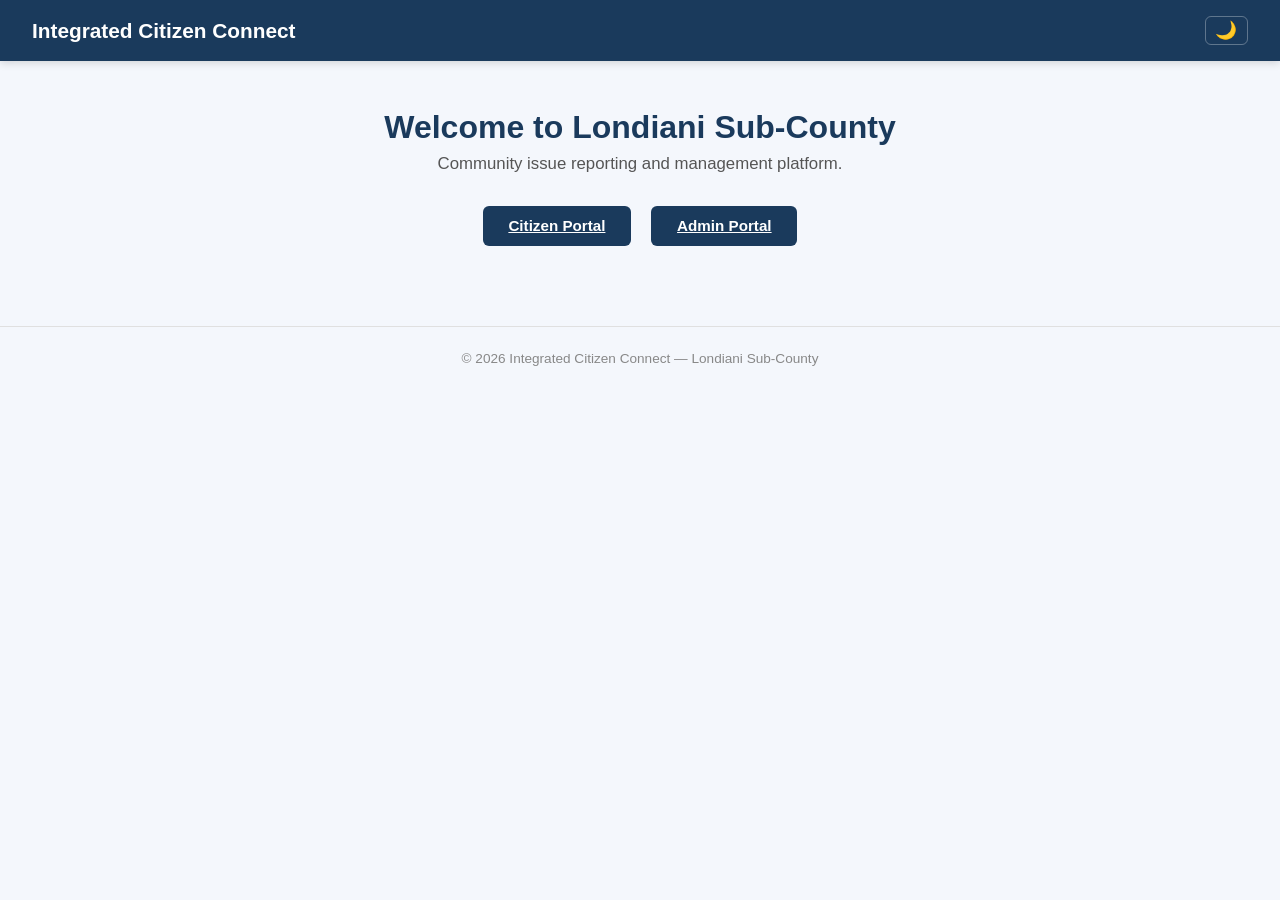
<file: index.html>
<!DOCTYPE html>
<html lang="en">
<head>
  <meta charset="UTF-8">
  <meta name="viewport" content="width=device-width, initial-scale=1.0">
  <title>Integrated Citizen Connect</title>
  <link rel="stylesheet" href="assets/css/style.css">
</head>
<body>
  <header>
    <h1>Integrated Citizen Connect</h1>
    <nav>
      <button class="theme-toggle" onclick="toggleTheme()">&#x1F319;</button>
    </nav>
  </header>

  <div class="hero">
    <h2>Welcome to Londiani Sub-County</h2>
    <p>Community issue reporting and management platform.</p>
    <a href="citizen/index.html" class="btn btn-primary">Citizen Portal</a>
    <a href="admin/login.html" class="btn btn-primary">Admin Portal</a>
  </div>

  <footer>&copy; 2026 Integrated Citizen Connect &mdash; Londiani Sub-County</footer>

  <script src="assets/js/script.js"></script>
</body>
</html>
</file>
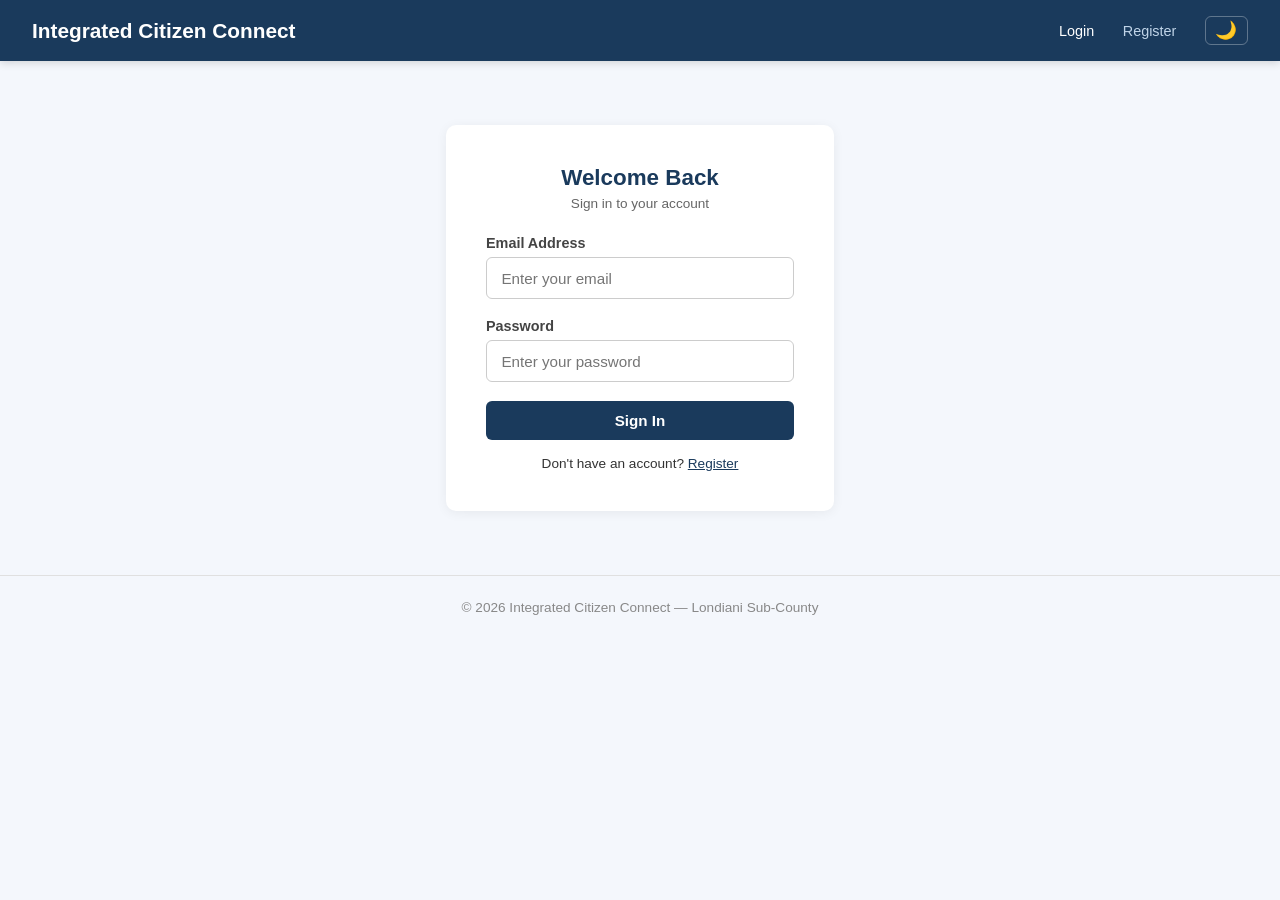
<file: citizen/index.html>
<!DOCTYPE html>
<html lang="en">
<head>
  <meta charset="UTF-8">
  <meta name="viewport" content="width=device-width, initial-scale=1.0">
  <title>Integrated Citizen Connect - Login</title>
  <link rel="stylesheet" href="../assets/css/style.css">
</head>
<body>
  <header>
    <h1>Integrated Citizen Connect</h1>
    <nav>
      <a href="index.html" class="active">Login</a>
      <a href="register.html">Register</a>
      <button class="theme-toggle" onclick="toggleTheme()" id="themeBtn">&#x1F319;</button>
    </nav>
  </header>

  <div class="auth-wrapper">
    <div class="card">
      <h2>Welcome Back</h2>
      <p class="subtitle">Sign in to your account</p>
      <div id="alert-container"></div>
      <form id="loginForm">
        <div class="form-group">
          <label for="email">Email Address</label>
          <input type="email" id="email" required placeholder="Enter your email">
        </div>
        <div class="form-group">
          <label for="password">Password</label>
          <input type="password" id="password" required placeholder="Enter your password">
        </div>
        <button type="submit" class="btn btn-primary" style="width:100%">Sign In</button>
      </form>
      <p class="link">Don't have an account? <a href="register.html">Register</a></p>
      </div>
    </div>
  </div>

  <footer>&copy; 2026 Integrated Citizen Connect &mdash; Londiani Sub-County</footer>

  <script src="../assets/js/script.js"></script>
  <script>
    redirectIfLoggedIn();

    document.getElementById('loginForm').addEventListener('submit', async (e) => {
      e.preventDefault();
      const email = document.getElementById('email').value;
      const password = document.getElementById('password').value;
      try {
        const res = await apiRequest('POST', '/auth/login', { email, password });
        if (res.user.role === 'admin') {
          showAlert('Admins cannot log in here. Use the Admin Portal instead.', 'danger');
          return;
        }
        setAuth(res.token, res.user);
        window.location.href = 'submit-complaint.html';
      } catch (err) {
        showAlert(err.message, 'danger');
      }
    });
  </script>
</body>
</html>
</file>
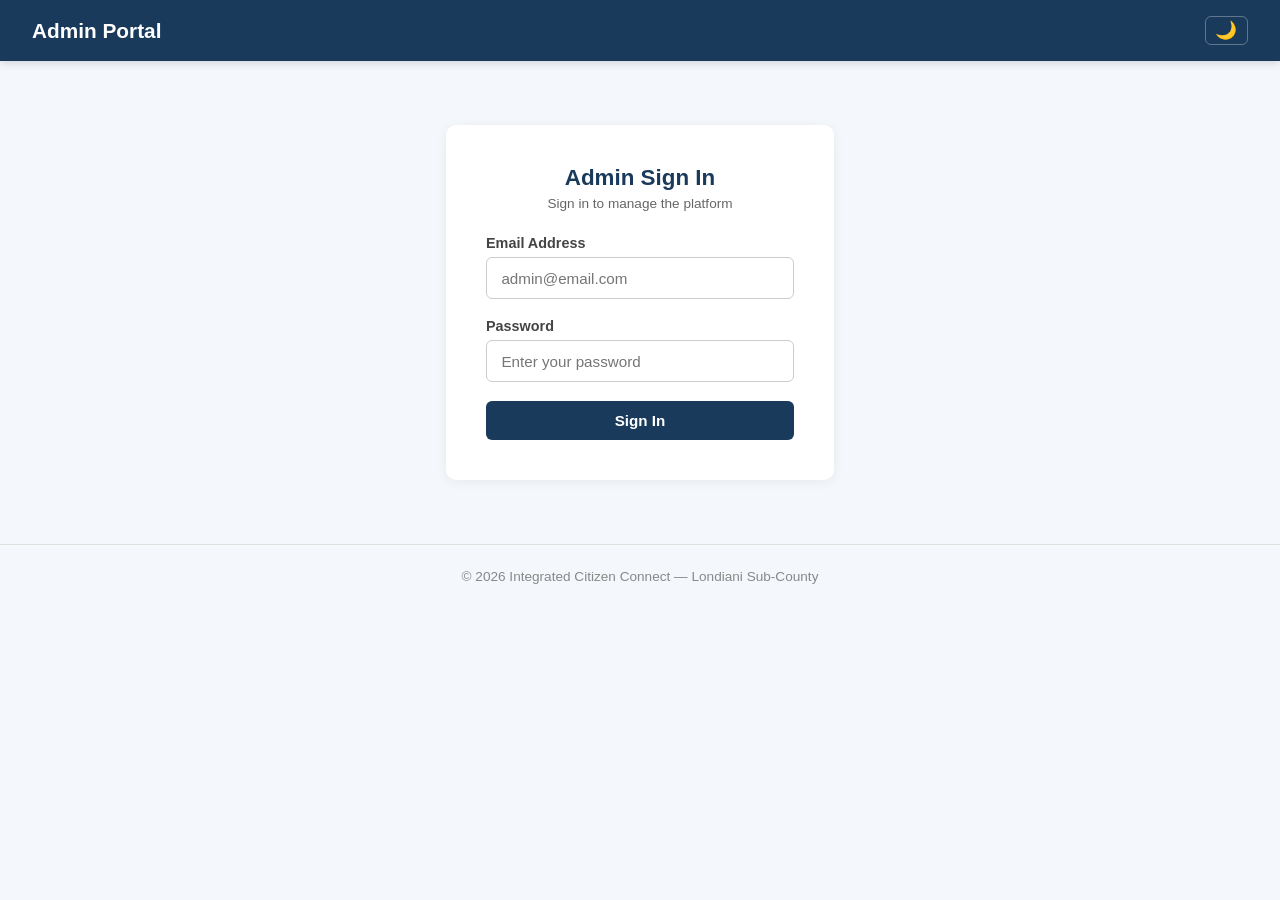
<file: admin/login.html>
<!DOCTYPE html>
<html lang="en">
<head>
  <meta charset="UTF-8">
  <meta name="viewport" content="width=device-width, initial-scale=1.0">
  <title>Admin Login - Integrated Citizen Connect</title>
  <link rel="stylesheet" href="../assets/css/style.css">
</head>
<body>
  <header>
    <h1>Admin Portal</h1>
    <nav>
      <button class="theme-toggle" onclick="toggleTheme()" id="themeBtn">&#x1F319;</button>
    </nav>
  </header>

  <div class="auth-wrapper">
    <div class="card">
      <h2>Admin Sign In</h2>
      <p class="subtitle">Sign in to manage the platform</p>
      <div id="alert-container"></div>
      <form id="loginForm">
        <div class="form-group">
          <label for="email">Email Address</label>
          <input type="email" id="email" required placeholder="admin@email.com">
        </div>
        <div class="form-group">
          <label for="password">Password</label>
          <input type="password" id="password" required placeholder="Enter your password">
        </div>
        <button type="submit" class="btn btn-primary" style="width:100%">Sign In</button>
      </form>
    </div>
  </div>

  <footer>&copy; 2026 Integrated Citizen Connect &mdash; Londiani Sub-County</footer>

  <script src="../assets/js/script.js"></script>
  <script>
    redirectIfLoggedIn();

    document.getElementById('loginForm').addEventListener('submit', async (e) => {
      e.preventDefault();
      const email = document.getElementById('email').value;
      const password = document.getElementById('password').value;
      try {
        const res = await apiRequest('POST', '/auth/login', { email, password });
        if (res.user.role !== 'admin') {
          showAlert('Only admins can log in here. Use the Citizen Portal instead.', 'danger');
          return;
        }
        setAuth(res.token, res.user);
        window.location.href = 'dashboard.html';
      } catch (err) {
        showAlert(err.message, 'danger');
      }
    });
  </script>
</body>
</html>
</file>
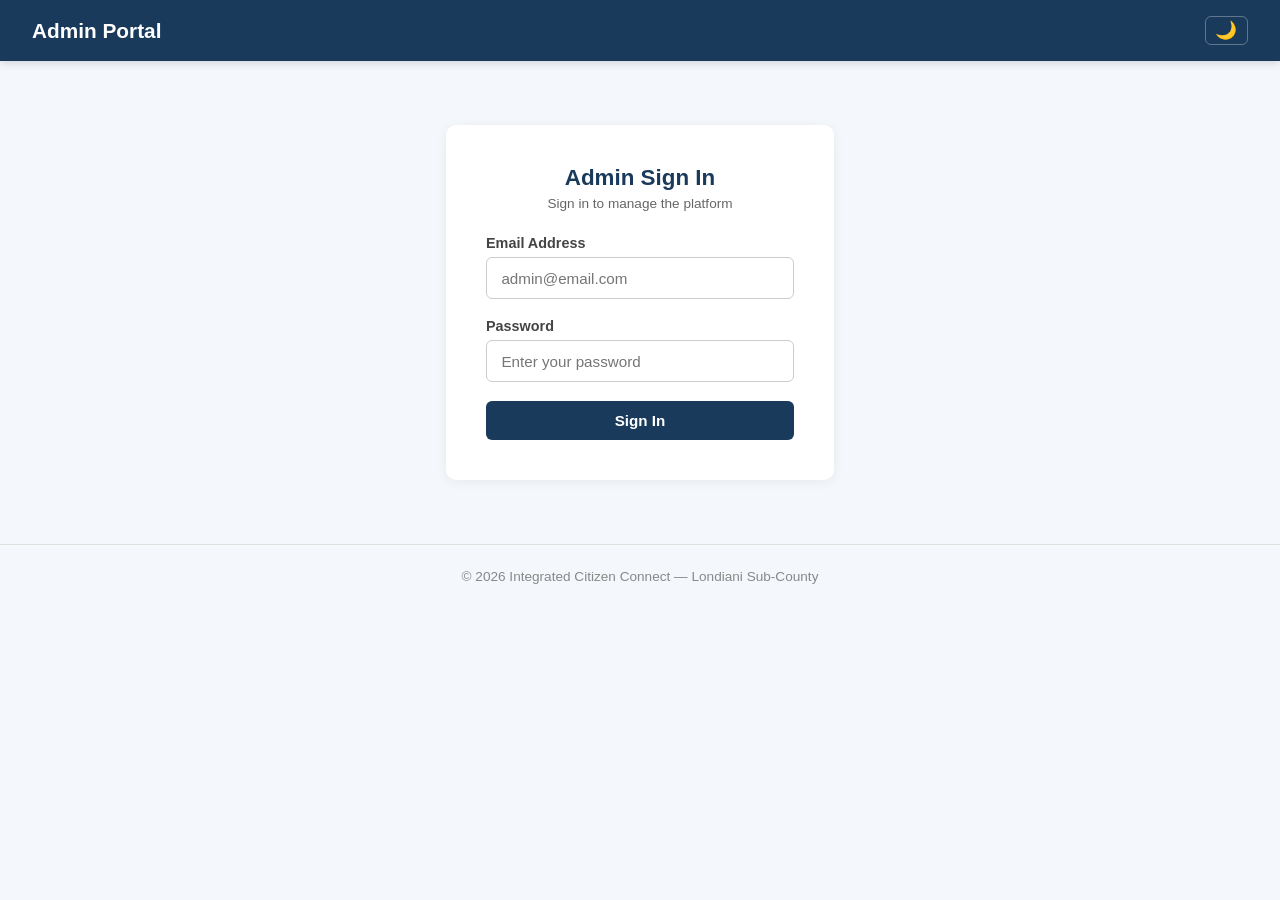
<file: admin/manage-issues.html>
<!DOCTYPE html>
<html lang="en">
<head>
  <meta charset="UTF-8">
  <meta name="viewport" content="width=device-width, initial-scale=1.0">
  <title>Manage Issues - Integrated Citizen Connect</title>
  <link rel="stylesheet" href="../assets/css/style.css">
</head>
<body>
  <header>
    <h1>Admin Panel &mdash; Londiani Sub-County</h1>
    <nav>
      <a href="dashboard.html">Dashboard</a>
      <a href="manage-issues.html" class="active">Manage Issues</a>
      <a href="users.html">Users</a>
      <a href="reports.html">Reports</a>
      <a href="#" id="logoutLink">Logout</a>
      <button class="theme-toggle" onclick="toggleTheme()">&#x1F319;</button>
    </nav>
  </header>

  <div class="container">
    <div class="card">
      <h2>All Reported Issues</h2>
      <div class="filter-bar">
        <select id="filterStatus" onchange="loadIssues()">
          <option value="">All Statuses</option>
          <option value="pending">Pending</option>
          <option value="under_review">Under Review</option>
          <option value="in_progress">In Progress</option>
          <option value="resolved">Resolved</option>
        </select>
        <select id="filterCategory" onchange="loadIssues()">
          <option value="">All Categories</option>
          <option value="roads">Roads</option>
          <option value="water">Water</option>
          <option value="sanitation">Sanitation</option>
          <option value="health">Health</option>
          <option value="security">Security</option>
          <option value="electricity">Electricity</option>
        </select>
        <select id="filterPriority" onchange="loadIssues()">
          <option value="">All Priorities</option>
          <option value="high">High</option>
          <option value="medium">Medium</option>
          <option value="low">Low</option>
        </select>
      </div>
      <div id="alert-container"></div>
      <div id="issueList"></div>
    </div>
  </div>

  <div id="responseModal"></div>

  <footer>&copy; 2026 Integrated Citizen Connect &mdash; Londiani Sub-County</footer>

  <script src="../assets/js/script.js"></script>
  <script>
    const user = getUser();
    if (!user || user.role !== 'admin') window.location.href = 'login.html';

    document.getElementById('logoutLink').addEventListener('click', (e) => {
      e.preventDefault();
      clearAuth();
      window.location.href = '../index.html';
    });

    async function loadIssues() {
      try {
        const status = document.getElementById('filterStatus').value;
        const category = document.getElementById('filterCategory').value;
        const priority = document.getElementById('filterPriority').value;
        let url = '/complaints?';
        if (status) url += 'status=' + status + '&';
        if (category) url += 'category=' + category + '&';
        if (priority) url += 'priority=' + priority + '&';
        const res = await apiRequest('GET', url);
        const list = document.getElementById('issueList');
        if (res.complaints.length === 0) {
          list.innerHTML = '<p style="color:#666;">No issues match the current filters.</p>';
          return;
        }
        let html = '<table><thead><tr><th>Date</th><th>Citizen</th><th>Category</th><th>Title</th><th>Location</th><th>Priority</th><th>Status</th><th>Action</th></tr></thead><tbody>';
        for (const c of res.complaints) {
          html += '<tr>' +
            '<td>' + formatDate(c.created_at) + '</td>' +
            '<td>' + (c.citizen_name || 'Unknown') + '</td>' +
            '<td>' + c.category + '</td>' +
            '<td>' + c.title + '</td>' +
            '<td>' + c.location + '</td>' +
            '<td>' + priorityBadge(c.priority) + '</td>' +
            '<td>' + statusBadge(c.status) + '</td>' +
            '<td><button class="btn btn-sm btn-primary" onclick="openResponse(' + "'" + c._id + "'" + ')">Update</button></td>' +
            '</tr>';
        }
        html += '</tbody></table>';
        list.innerHTML = html;
      } catch (err) {
        showAlert(err.message, 'danger');
      }
    }

    async function openResponse(id) {
      try {
        const res = await apiRequest('GET', '/complaints/' + id);
        const c = res.complaint;
        const existing = document.getElementById('responseModal');
        if (existing) existing.innerHTML = '';
        const html = '<div class="container" style="position:fixed;top:0;left:0;right:0;bottom:0;background:rgba(0,0,0,0.5);z-index:1000;display:flex;align-items:center;justify-content:center;overflow-y:auto;">' +
          '<div class="card" style="max-width:600px;width:100%;max-height:90vh;overflow-y:auto;">' +
          '<h3>Update Issue: ' + c.title + '</h3>' +
          '<p><strong>Category:</strong> ' + c.category + ' | <strong>Location:</strong> ' + c.location + '</p>' +
          '<p><strong>Current Status:</strong> ' + statusBadge(c.status) + '</p>' +
          '<hr style="margin:1rem 0;">' +
          '<form id="updateForm">' +
          '<div class="form-group"><label>Update Status</label><select id="newStatus">' +
          '<option value="resolved" selected>Resolved</option>' +
          '<option value="in_progress">In Progress</option>' +
          '<option value="under_review">Under Review</option>' +
          '<option value="pending">Pending</option>' +
          '</select></div>' +
          '<div class="form-group"><label>Department</label><input type="text" id="dept" placeholder="e.g. Water Department"></div>' +
          '<div class="form-group"><label>Action Taken</label><textarea id="actionTaken" placeholder="Describe what action was taken..."></textarea></div>' +
          '<div class="form-group"><label>Remarks (optional)</label><textarea id="remarks" placeholder="Any additional remarks..."></textarea></div>' +
          '<button type="submit" class="btn btn-success">Save Update</button> ' +
          '<button type="button" class="btn btn-danger" onclick="document.getElementById(\'responseModal\').innerHTML=\'\'">Cancel</button>' +
          '</form></div></div>';
        document.getElementById('responseModal').innerHTML = html;

        document.getElementById('updateForm').addEventListener('submit', async (e) => {
          e.preventDefault();
          try {
            const payload = {
              status: document.getElementById('newStatus').value,
              department: document.getElementById('dept').value,
              action_taken: document.getElementById('actionTaken').value,
              remarks: document.getElementById('remarks').value
            };
            await apiRequest('PUT', '/complaints/' + id + '/status', payload);
            showAlert('Issue updated successfully!', 'success');
            document.getElementById('responseModal').innerHTML = '';
            loadIssues();
          } catch (err) {
            showAlert(err.message, 'danger');
          }
        });
      } catch (err) {
        showAlert(err.message, 'danger');
      }
    }

    loadIssues();
  </script>
</body>
</html>
</file>
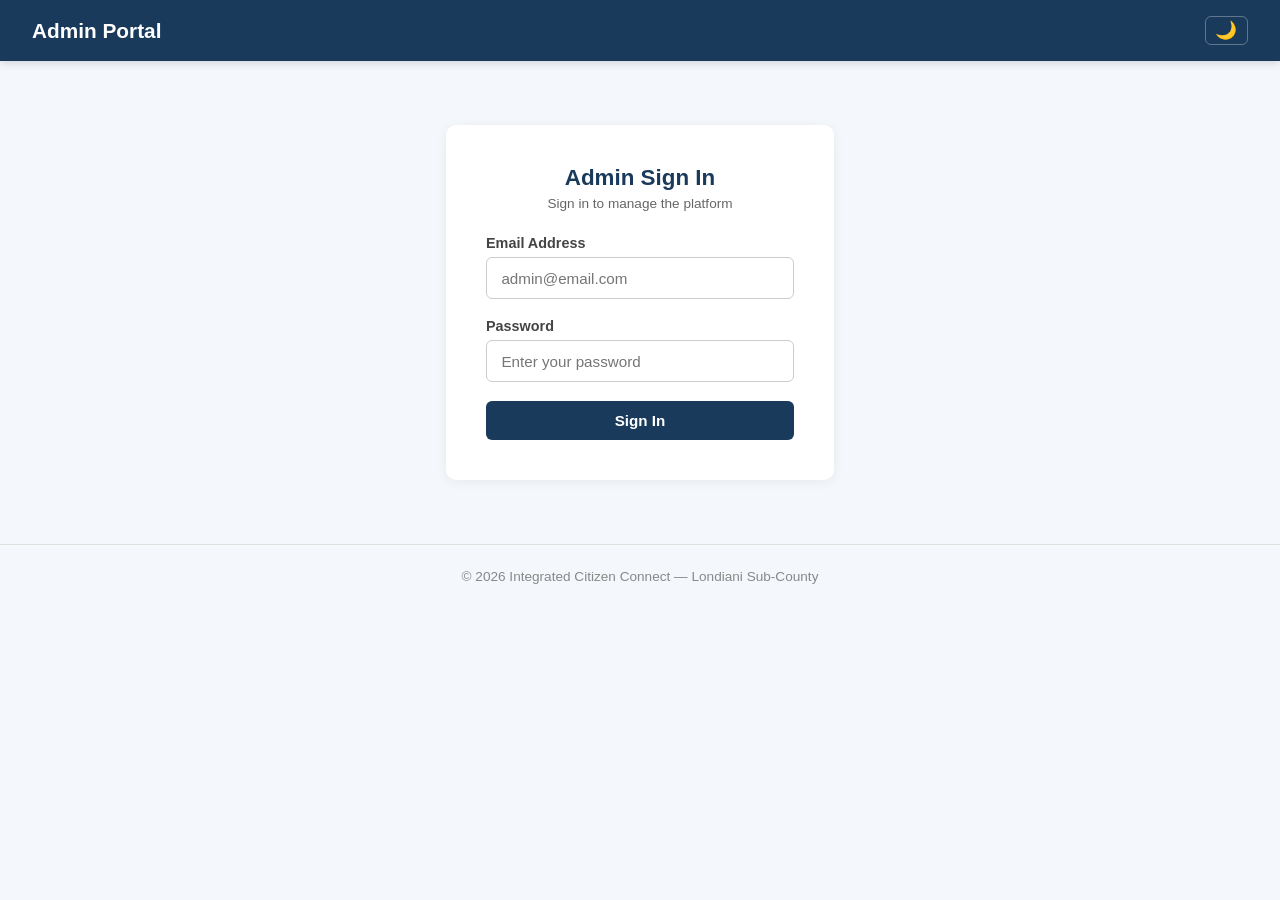
<file: admin/users.html>
<!DOCTYPE html>
<html lang="en">
<head>
  <meta charset="UTF-8">
  <meta name="viewport" content="width=device-width, initial-scale=1.0">
  <title>Manage Users - Integrated Citizen Connect</title>
  <link rel="stylesheet" href="../assets/css/style.css">
</head>
<body>
  <header>
    <h1>Admin Panel &mdash; Londiani Sub-County</h1>
    <nav>
      <a href="dashboard.html">Dashboard</a>
      <a href="manage-issues.html">Manage Issues</a>
      <a href="users.html" class="active">Users</a>
      <a href="reports.html">Reports</a>
      <a href="#" id="logoutLink">Logout</a>
      <button class="theme-toggle" onclick="toggleTheme()">&#x1F319;</button>
    </nav>
  </header>

  <div class="container">
    <div class="card">
      <div style="display:flex;justify-content:space-between;align-items:center;margin-bottom:1rem;flex-wrap:wrap;gap:0.5rem;">
        <h2 style="margin:0;">Manage Users</h2>
        <button class="btn btn-sm btn-success" onclick="showAddUser()">+ Add User</button>
      </div>
      <div id="alert-container"></div>
      <div id="usersTable"></div>
    </div>
  </div>

  <div id="userModal"></div>

  <footer>&copy; 2026 Integrated Citizen Connect &mdash; Londiani Sub-County</footer>

  <script src="../assets/js/script.js"></script>
  <script>
    const user = getUser();
    if (!user || user.role !== 'admin') window.location.href = 'login.html';

    document.getElementById('logoutLink').addEventListener('click', (e) => {
      e.preventDefault();
      clearAuth();
      window.location.href = '../index.html';
    });

    async function loadUsers() {
      try {
        const res = await apiRequest('GET', '/users');
        const list = document.getElementById('usersTable');
        if (res.users.length === 0) {
          list.innerHTML = '<p style="color:var(--subtitle-color);">No users found.</p>';
          return;
        }
        let html = '<table><thead><tr><th>Name</th><th>Email</th><th>Phone</th><th>Ward</th><th>Role</th><th>Created</th><th>Actions</th></tr></thead><tbody>';
        for (const u of res.users) {
          html += '<tr>' +
            '<td>' + u.name + '</td>' +
            '<td>' + u.email + '</td>' +
            '<td>' + u.phone + '</td>' +
            '<td>' + u.ward + '</td>' +
            '<td>' + roleBadge(u.role) + '</td>' +
            '<td>' + formatDate(u.created_at) + '</td>' +
            '<td>' +
            '<button class="btn btn-sm btn-primary" onclick="editUser(\'' + u._id + '\')">Edit</button> ' +
            (u.email !== 'admin@londiani.go.ke' ? '<button class="btn btn-sm btn-danger" onclick="deleteUser(\'' + u._id + '\')">Delete</button>' : '') +
            '</td>' +
            '</tr>';
        }
        html += '</tbody></table>';
        list.innerHTML = html;
      } catch (err) {
        showAlert(err.message, 'danger');
      }
    }

    function roleBadge(role) {
      const cls = role === 'admin' ? 'status-in_progress' : 'status-pending';
      return '<span class="status-badge ' + cls + '">' + role + '</span>';
    }

    function showAddUser() {
      showUserForm(null, 'Add User');
    }

    async function editUser(id) {
      try {
        const res = await apiRequest('GET', '/users');
        const u = res.users.find(x => x._id === id);
        if (!u) { showAlert('User not found', 'danger'); return; }
        showUserForm(u, 'Edit User');
      } catch (err) {
        showAlert(err.message, 'danger');
      }
    }

    function showUserForm(u, title) {
      const modal = document.getElementById('userModal');
      const isEdit = !!u;
      modal.innerHTML =
        '<div class="container" style="position:fixed;top:0;left:0;right:0;bottom:0;background:rgba(0,0,0,0.5);z-index:1000;display:flex;align-items:center;justify-content:center;overflow-y:auto;">' +
        '<div class="card" style="max-width:500px;width:100%;">' +
        '<h3>' + title + '</h3>' +
        '<form id="userForm">' +
        '<div class="form-group"><label>Name</label><input type="text" id="uf_name" value="' + (u ? u.name : '') + '" required></div>' +
        '<div class="form-group"><label>Email</label><input type="email" id="uf_email" value="' + (u ? u.email : '') + '" required></div>' +
        '<div class="form-group"><label>Phone</label><input type="text" id="uf_phone" value="' + (u ? u.phone : '') + '"></div>' +
        '<div class="form-group"><label>Ward</label>' +
        '<select id="uf_ward"><option value="">Select ward</option>' +
        '<option value="Londiani"' + (u && u.ward === 'Londiani' ? ' selected' : '') + '>Londiani</option>' +
        '<option value="Kedowa"' + (u && u.ward === 'Kedowa' ? ' selected' : '') + '>Kedowa</option>' +
        '<option value="Kipsinende"' + (u && u.ward === 'Kipsinende' ? ' selected' : '') + '>Kipsinende</option>' +
        '<option value="Kipkelion"' + (u && u.ward === 'Kipkelion' ? ' selected' : '') + '>Kipkelion</option>' +
        '<option value="Kunyak"' + (u && u.ward === 'Kunyak' ? ' selected' : '') + '>Kunyak</option>' +
        '</select></div>' +
        '<div class="form-group"><label>Role</label>' +
        '<select id="uf_role"><option value="citizen"' + (u && u.role === 'citizen' ? ' selected' : '') + '>Citizen</option>' +
        '<option value="admin"' + (u && u.role === 'admin' ? ' selected' : '') + '>Admin</option>' +
        '</select></div>' +
        '<div class="form-group"><label>Password' + (isEdit ? ' (leave blank to keep)' : '') + '</label><input type="password" id="uf_password" ' + (isEdit ? '' : 'required') + '></div>' +
        '<button type="submit" class="btn btn-success">Save</button> ' +
        '<button type="button" class="btn btn-danger" onclick="document.getElementById(\'userModal\').innerHTML=\'\'">Cancel</button>' +
        '</form></div></div>';

      document.getElementById('userForm').addEventListener('submit', async (e) => {
        e.preventDefault();
        const payload = {
          name: document.getElementById('uf_name').value,
          email: document.getElementById('uf_email').value,
          phone: document.getElementById('uf_phone').value,
          ward: document.getElementById('uf_ward').value,
          role: document.getElementById('uf_role').value
        };
        const pw = document.getElementById('uf_password').value;
        if (pw) payload.password = pw;
        try {
          if (isEdit) {
            await apiRequest('PUT', '/users/' + u._id, payload);
            showAlert('User updated!', 'success');
          } else {
            if (!pw) { showAlert('Password is required', 'danger'); return; }
            await apiRequest('POST', '/users', payload);
            showAlert('User created!', 'success');
          }
          document.getElementById('userModal').innerHTML = '';
          loadUsers();
        } catch (err) {
          showAlert(err.message, 'danger');
        }
      });
    }

    async function deleteUser(id) {
      if (!confirm('Delete this user?')) return;
      try {
        await apiRequest('DELETE', '/users/' + id);
        showAlert('User deleted', 'success');
        loadUsers();
      } catch (err) {
        showAlert(err.message, 'danger');
      }
    }

    loadUsers();
  </script>
</body>
</html>
</file>
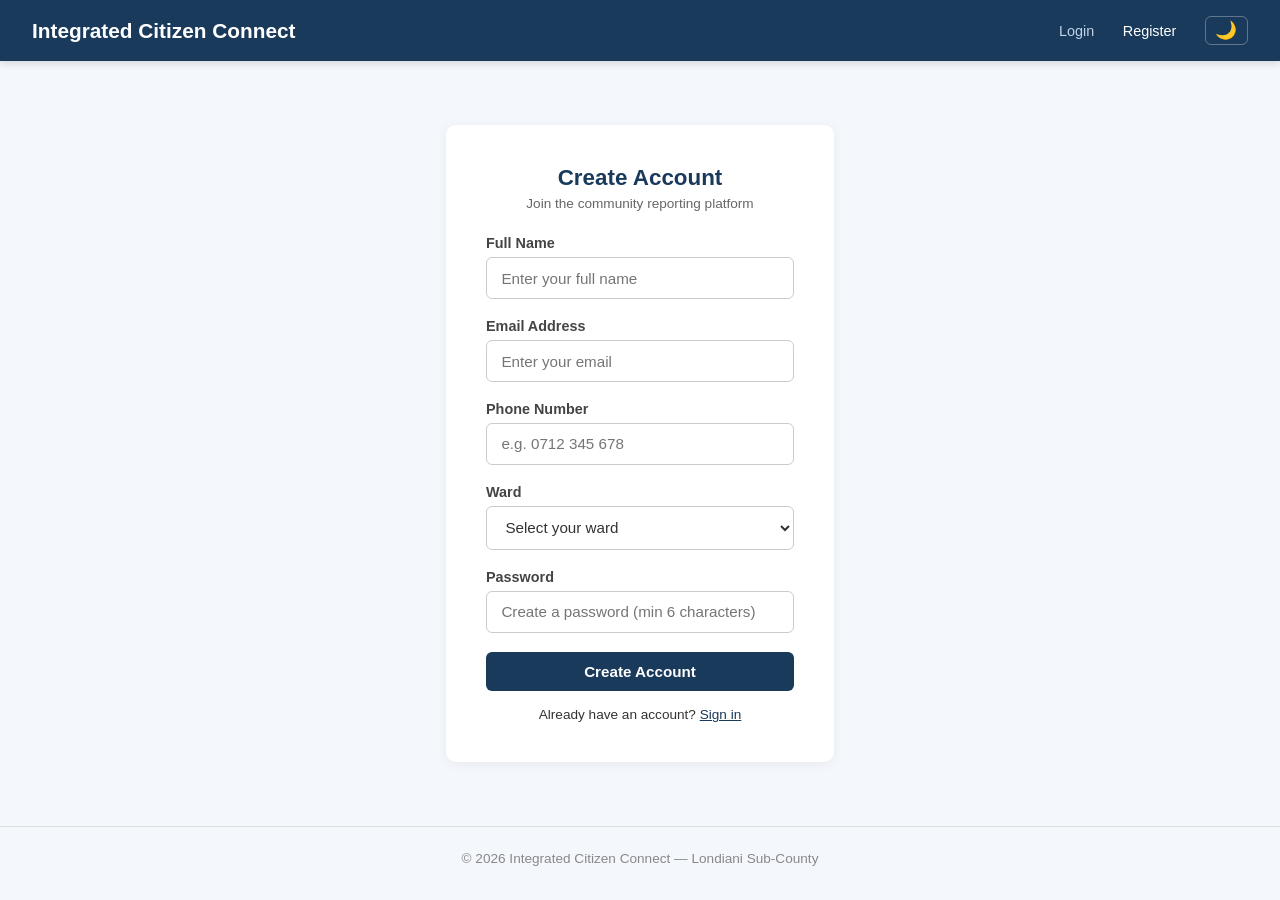
<file: citizen/register.html>
<!DOCTYPE html>
<html lang="en">
<head>
  <meta charset="UTF-8">
  <meta name="viewport" content="width=device-width, initial-scale=1.0">
  <title>Integrated Citizen Connect - Register</title>
  <link rel="stylesheet" href="../assets/css/style.css">
</head>
<body>
  <header>
    <h1>Integrated Citizen Connect</h1>
    <nav>
      <a href="index.html">Login</a>
      <a href="register.html" class="active">Register</a>
      <button class="theme-toggle" onclick="toggleTheme()">&#x1F319;</button>
    </nav>
  </header>

  <div class="auth-wrapper">
    <div class="card">
      <h2>Create Account</h2>
      <p class="subtitle">Join the community reporting platform</p>
      <div id="alert-container"></div>
      <form id="registerForm">
        <div class="form-group">
          <label for="fullname">Full Name</label>
          <input type="text" id="fullname" required placeholder="Enter your full name">
        </div>
        <div class="form-group">
          <label for="email">Email Address</label>
          <input type="email" id="email" required placeholder="Enter your email">
        </div>
        <div class="form-group">
          <label for="phone">Phone Number</label>
          <input type="tel" id="phone" required placeholder="e.g. 0712 345 678">
        </div>
        <div class="form-group">
          <label for="ward">Ward</label>
          <select id="ward" required>
            <option value="">Select your ward</option>
            <option value="Londiani">Londiani</option>
            <option value="Kedowa">Kedowa</option>
            <option value="Kipsinende">Kipsinende</option>
            <option value="Kipkelion">Kipkelion</option>
            <option value="Kunyak">Kunyak</option>
          </select>
        </div>
        <div class="form-group">
          <label for="password">Password</label>
          <input type="password" id="password" required placeholder="Create a password (min 6 characters)">
        </div>
        <button type="submit" class="btn btn-primary" style="width:100%">Create Account</button>
      </form>
      <p class="link">Already have an account? <a href="index.html">Sign in</a></p>
    </div>
  </div>

  <footer>&copy; 2026 Integrated Citizen Connect &mdash; Londiani Sub-County</footer>

  <script src="../assets/js/script.js"></script>
  <script>
    document.getElementById('registerForm').addEventListener('submit', async (e) => {
      e.preventDefault();
      const data = {
        name: document.getElementById('fullname').value,
        email: document.getElementById('email').value,
        phone: document.getElementById('phone').value,
        ward: document.getElementById('ward').value,
        password: document.getElementById('password').value,
        role: 'citizen'
      };
      try {
        const res = await apiRequest('POST', '/auth/register', data);
        setAuth(res.token, res.user);
        showAlert('Account created successfully!', 'success');
        setTimeout(() => { window.location.href = 'submit-complaint.html'; }, 1000);
      } catch (err) {
        showAlert(err.message, 'danger');
      }
    });
  </script>
</body>
</html>
</file>
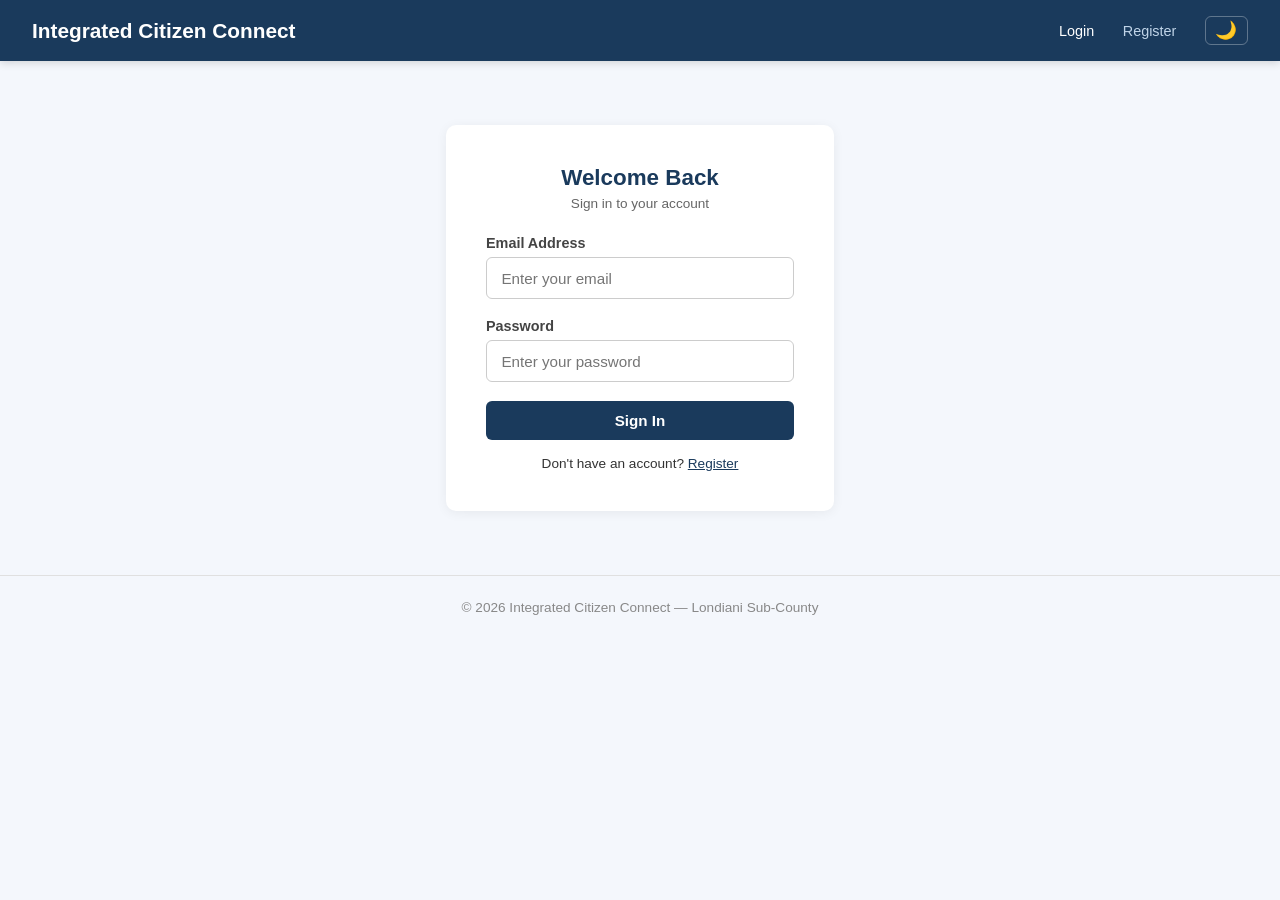
<file: citizen/submit-complaint.html>
<!DOCTYPE html>
<html lang="en">
<head>
  <meta charset="UTF-8">
  <meta name="viewport" content="width=device-width, initial-scale=1.0">
  <title>Submit Complaint - Integrated Citizen Connect</title>
  <link rel="stylesheet" href="../assets/css/style.css">
</head>
<body>
  <header>
    <h1>Integrated Citizen Connect</h1>
    <nav>
      <a href="submit-complaint.html" class="active">Report Issue</a>
      <a href="track-status.html">Track Status</a>
      <a href="#" id="logoutLink">Logout</a>
      <button class="theme-toggle" onclick="toggleTheme()">&#x1F319;</button>
    </nav>
  </header>

  <div class="container">
    <div class="card">
      <h2>Report a Community Issue</h2>
      <p class="subtitle" style="color:#666;font-size:0.9rem;margin-bottom:1.5rem;">
        Use this form to report problems like road damage, water shortages, sanitation issues, and more.
      </p>
      <div id="alert-container"></div>
      <form id="complaintForm">
        <div class="form-group">
          <label for="category">Issue Category</label>
          <select id="category" required>
            <option value="">Select category</option>
            <option value="roads">Roads & Infrastructure</option>
            <option value="water">Water Supply</option>
            <option value="sanitation">Sanitation & Waste Management</option>
            <option value="health">Public Health</option>
            <option value="security">Security & Safety</option>
            <option value="electricity">Electricity & Street Lighting</option>
            <option value="other">Other</option>
          </select>
        </div>
        <div class="form-group">
          <label for="title">Issue Title</label>
          <input type="text" id="title" required placeholder="Brief title of the issue">
        </div>
        <div class="form-group">
          <label for="description">Detailed Description</label>
          <textarea id="description" required placeholder="Describe the problem in detail, including how it affects the community..."></textarea>
        </div>
        <div class="form-group">
          <label for="location">Location (Ward)</label>
          <select id="location" required>
            <option value="">Select your ward</option>
            <option value="Londiani">Londiani</option>
            <option value="Kedowa">Kedowa</option>
            <option value="Kipsinende">Kipsinende</option>
            <option value="Kipkelion">Kipkelion</option>
            <option value="Kunyak">Kunyak</option>
          </select>
        </div>
        <div class="form-group">
          <label for="priority">Priority Level</label>
          <select id="priority" required>
            <option value="low">Low</option>
            <option value="medium" selected>Medium</option>
            <option value="high">High</option>
          </select>
        </div>
        <button type="submit" class="btn btn-primary">Submit Report</button>
      </form>
    </div>
  </div>

  <footer>&copy; 2026 Integrated Citizen Connect &mdash; Londiani Sub-County</footer>

  <script src="../assets/js/script.js"></script>
  <script>
    requireAuth();
    const _user = getUser();
    if (_user && _user.role === 'admin') window.location.href = '../admin/dashboard.html';

    document.getElementById('logoutLink').addEventListener('click', (e) => {
      e.preventDefault();
      clearAuth();
      window.location.href = '../index.html';
    });

    document.getElementById('complaintForm').addEventListener('submit', async (e) => {
      e.preventDefault();
      const data = {
        category: document.getElementById('category').value,
        title: document.getElementById('title').value,
        description: document.getElementById('description').value,
        location: document.getElementById('location').value,
        priority: document.getElementById('priority').value
      };
      try {
        const res = await apiRequest('POST', '/complaints', data);
        window.location.href = 'track-status.html';
      } catch (err) {
        showAlert(err.message, 'danger');
      }
    });
  </script>
</body>
</html>
</file>
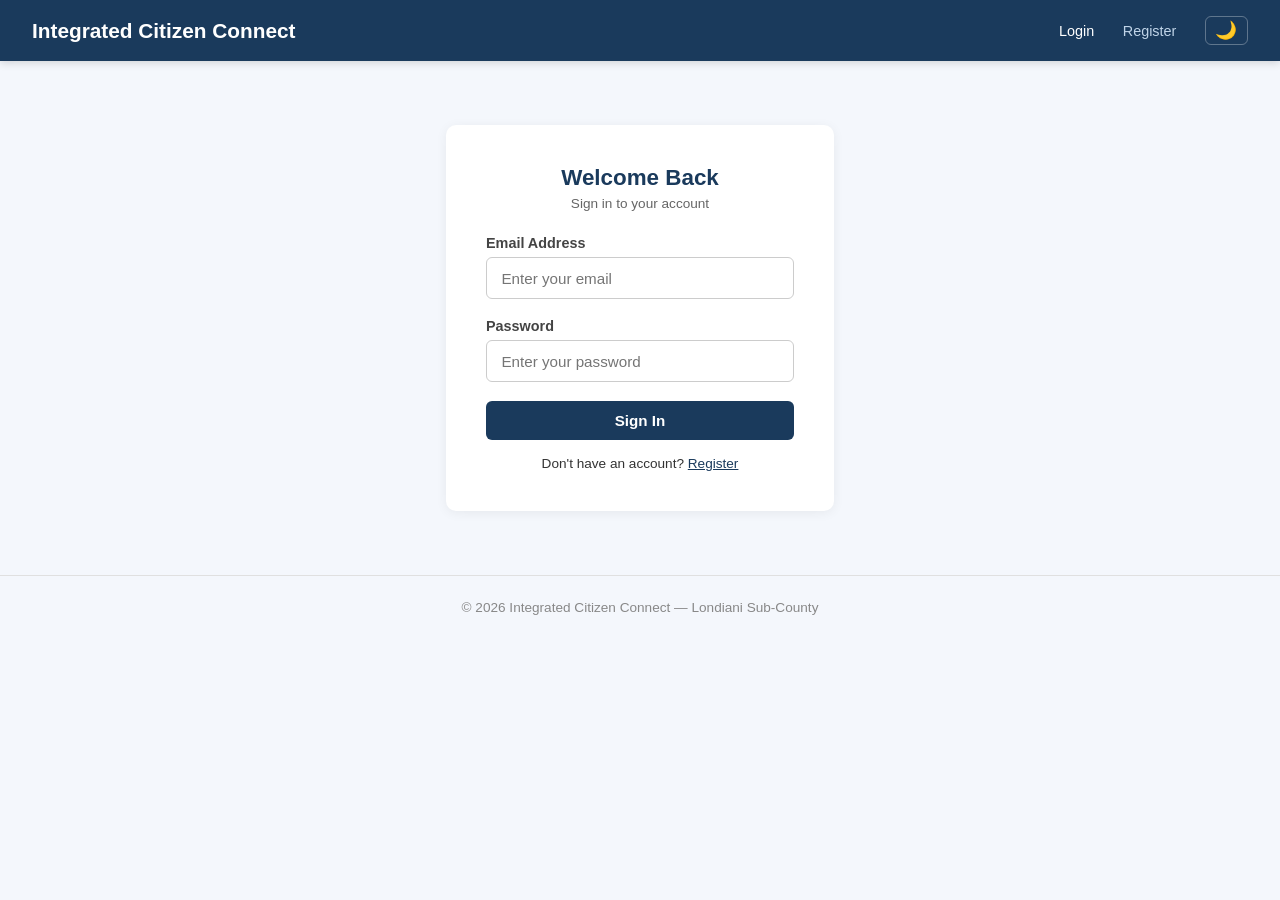
<file: citizen/track-status.html>
<!DOCTYPE html>
<html lang="en">
<head>
  <meta charset="UTF-8">
  <meta name="viewport" content="width=device-width, initial-scale=1.0">
  <title>Track Status - Integrated Citizen Connect</title>
  <link rel="stylesheet" href="../assets/css/style.css">
</head>
<body>
  <header>
    <h1>Integrated Citizen Connect</h1>
    <nav>
      <a href="submit-complaint.html">Report Issue</a>
      <a href="track-status.html" class="active">Track Status</a>
      <a href="#" id="logoutLink">Logout</a>
      <button class="theme-toggle" onclick="toggleTheme()">&#x1F319;</button>
    </nav>
  </header>

  <div class="container">
    <div class="card">
      <h2>My Reported Issues</h2>
      <p class="subtitle" style="color:#666;font-size:0.9rem;margin-bottom:1.5rem;">
        View the status and progress of issues you have reported.
      </p>
      <div id="alert-container"></div>
      <div id="complaintList"></div>
    </div>
  </div>

  <footer>&copy; 2026 Integrated Citizen Connect &mdash; Londiani Sub-County</footer>

  <script src="../assets/js/script.js"></script>
  <script>
    requireAuth();
    const _user = getUser();
    if (_user && _user.role === 'admin') window.location.href = '../admin/dashboard.html';

    document.getElementById('logoutLink').addEventListener('click', (e) => {
      e.preventDefault();
      clearAuth();
      window.location.href = '../index.html';
    });

    async function loadComplaints() {
      try {
        const res = await apiRequest('GET', '/complaints/mine');
        const list = document.getElementById('complaintList');
        if (res.complaints.length === 0) {
          list.innerHTML = '<p style="color:#666;">You have not reported any issues yet. <a href="submit-complaint.html">Report an issue</a></p>';
          return;
        }
        let html = '<table><thead><tr><th>Date</th><th>Category</th><th>Title</th><th>Status</th><th>Priority</th><th>Action</th></tr></thead><tbody>';
        for (const c of res.complaints) {
          html += '<tr>' +
            '<td>' + formatDate(c.created_at) + '</td>' +
            '<td>' + c.category + '</td>' +
            '<td>' + c.title + '</td>' +
            '<td>' + statusBadge(c.status) + '</td>' +
            '<td>' + priorityBadge(c.priority) + '</td>' +
            '<td><button class="btn btn-sm btn-primary" onclick="viewDetails(\'' + c._id + '\')">View</button></td>' +
            '</tr>';
        }
        html += '</tbody></table>';
        list.innerHTML = html;
      } catch (err) {
        showAlert(err.message, 'danger');
      }
    }

    async function viewDetails(id) {
      try {
        const res = await apiRequest('GET', '/complaints/' + id);
        const c = res.complaint;
        const responses = res.responses || [];
        let detailsHtml = '<div class="card mt-1" style="border:1px solid #e0e0e0;">';
        detailsHtml += '<h3>' + c.title + '</h3>';
        detailsHtml += '<p><strong>Category:</strong> ' + c.category + '</p>';
        detailsHtml += '<p><strong>Location:</strong> ' + c.location + '</p>';
        detailsHtml += '<p><strong>Description:</strong> ' + c.description + '</p>';
        detailsHtml += '<p><strong>Status:</strong> ' + statusBadge(c.status) + '</p>';
        detailsHtml += '<p><strong>Priority:</strong> ' + priorityBadge(c.priority) + '</p>';
        detailsHtml += '<p><strong>Reported on:</strong> ' + formatDate(c.created_at) + '</p>';

        if (responses.length > 0) {
          detailsHtml += '<h4 class="mt-2" style="color:#1a3a5c;">Responses from Leaders</h4>';
          for (const r of responses) {
            detailsHtml += '<div style="background:#f8fafc;padding:1rem;border-radius:6px;margin-bottom:0.5rem;">';
            detailsHtml += '<p><strong>Department:</strong> ' + (r.department || 'N/A') + '</p>';
            detailsHtml += '<p><strong>Action Taken:</strong> ' + r.action_taken + '</p>';
            detailsHtml += '<p><strong>Remarks:</strong> ' + (r.remarks || 'N/A') + '</p>';
            detailsHtml += '<p style="font-size:0.8rem;color:#888;">' + formatDate(r.responded_at) + '</p>';
            detailsHtml += '</div>';
          }
        } else {
          detailsHtml += '<p class="mt-1" style="color:#888;">No responses yet from the leaders.</p>';
        }
        detailsHtml += '<button class="btn btn-sm btn-primary mt-1" onclick="document.getElementById(\'detailModal\').remove()">Close</button>';
        detailsHtml += '</div>';

        const existing = document.getElementById('detailModal');
        if (existing) existing.remove();
        const div = document.createElement('div');
        div.id = 'detailModal';
        div.innerHTML = '<div class="container">' + detailsHtml + '</div>';
        document.querySelector('.container').after(div);
      } catch (err) {
        showAlert(err.message, 'danger');
      }
    }

    loadComplaints();
  </script>
</body>
</html>
</file>
<file: assets/css/style.css>
:root {
  --bg-body: #f4f7fc;
  --text-body: #333;
  --header-bg: #1a3a5c;
  --header-text: #fff;
  --nav-link: #c0d4e8;
  --nav-link-hover: #fff;
  --card-bg: #fff;
  --card-shadow: rgba(0,0,0,0.06);
  --heading-color: #1a3a5c;
  --label-color: #444;
  --input-border: #ccc;
  --input-focus: #1a3a5c;
  --table-border: #e0e0e0;
  --table-header-bg: #f0f4f8;
  --table-header-text: #1a3a5c;
  --table-hover-bg: #f8fafc;
  --subtitle-color: #666;
  --footer-text: #888;
  --footer-border: #e0e0e0;
  --stat-card-h3: #666;
  --stat-card-number: #1a3a5c;
  --hero-text: #555;
  --filter-border: #ccc;
  --header-shadow: rgba(0,0,0,0.15);
  --btn-primary-bg: #1a3a5c;
  --btn-primary-hover: #2a4a6c;
  --btn-primary-text: #fff;
  --btn-success-bg: #28a745;
  --btn-success-hover: #218838;
  --btn-warning-bg: #ffc107;
  --btn-warning-hover: #e0a800;
  --btn-warning-text: #333;
  --btn-danger-bg: #dc3545;
  --btn-danger-hover: #c82333;
  --alert-success-bg: #d4edda;
  --alert-success-text: #155724;
  --alert-success-border: #c3e6cb;
  --alert-danger-bg: #f8d7da;
  --alert-danger-text: #721c24;
  --alert-danger-border: #f5c6cb;
  --alert-info-bg: #d1ecf1;
  --alert-info-text: #0c5460;
  --alert-info-border: #bee5eb;
}

[data-theme="dark"] {
  --bg-body: #121212;
  --text-body: #e0e0e0;
  --header-bg: #1e1e2f;
  --header-text: #e0e0e0;
  --nav-link: #9aa0b0;
  --nav-link-hover: #fff;
  --card-bg: #1e1e2f;
  --card-shadow: rgba(0,0,0,0.4);
  --heading-color: #a0c4ff;
  --label-color: #b0b0b0;
  --input-border: #444;
  --input-focus: #6a9cf5;
  --table-border: #333;
  --table-header-bg: #2a2a3e;
  --table-header-text: #a0c4ff;
  --table-hover-bg: #25253a;
  --subtitle-color: #999;
  --footer-text: #777;
  --footer-border: #333;
  --stat-card-h3: #999;
  --stat-card-number: #a0c4ff;
  --hero-text: #bbb;
  --filter-border: #444;
  --header-shadow: rgba(0,0,0,0.4);
  --btn-primary-bg: #3a6a9c;
  --btn-primary-hover: #4a7aac;
  --btn-primary-text: #fff;
  --btn-success-bg: #2d8a4a;
  --btn-success-hover: #3a9a57;
  --btn-warning-bg: #cc9a20;
  --btn-warning-hover: #ddaa30;
  --btn-warning-text: #222;
  --btn-danger-bg: #b52a38;
  --btn-danger-hover: #c53a48;
  --alert-success-bg: #1e3a2e;
  --alert-success-text: #8bc4a0;
  --alert-success-border: #2a4a3e;
  --alert-danger-bg: #3a1e20;
  --alert-danger-text: #e08080;
  --alert-danger-border: #4a2a2e;
  --alert-info-bg: #1e2e3a;
  --alert-info-text: #80b4c8;
  --alert-info-border: #2a3e4a;
}

* {
  margin: 0;
  padding: 0;
  box-sizing: border-box;
}

body {
  font-family: 'Segoe UI', Tahoma, Geneva, Verdana, sans-serif;
  background: var(--bg-body);
  color: var(--text-body);
  min-height: 100vh;
  transition: background 0.3s, color 0.3s;
}

header {
  background: var(--header-bg);
  color: var(--header-text);
  padding: 1rem 2rem;
  display: flex;
  justify-content: space-between;
  align-items: center;
  box-shadow: 0 2px 8px var(--header-shadow);
}

header h1 {
  font-size: 1.3rem;
  font-weight: 600;
}

header nav a {
  color: var(--nav-link);
  text-decoration: none;
  margin-left: 1.5rem;
  font-size: 0.9rem;
  transition: color 0.2s;
}

header nav a:hover, header nav a.active {
  color: var(--nav-link-hover);
}

.theme-toggle {
  background: none;
  border: 1px solid rgba(255,255,255,0.3);
  color: var(--nav-link);
  font-size: 1.1rem;
  cursor: pointer;
  padding: 0.3rem 0.6rem;
  border-radius: 6px;
  margin-left: 1.5rem;
  transition: background 0.2s, color 0.2s;
  line-height: 1;
}

.theme-toggle:hover {
  background: rgba(255,255,255,0.1);
  color: var(--nav-link-hover);
}

.container {
  max-width: 1100px;
  margin: 2rem auto;
  padding: 0 1.5rem;
}

.card {
  background: var(--card-bg);
  border-radius: 10px;
  padding: 2rem;
  box-shadow: 0 2px 12px var(--card-shadow);
  margin-bottom: 1.5rem;
  transition: background 0.3s, box-shadow 0.3s;
}

.card h2 {
  color: var(--heading-color);
  margin-bottom: 1.5rem;
  font-size: 1.4rem;
}

.form-group {
  margin-bottom: 1.2rem;
}

.form-group label {
  display: block;
  font-weight: 600;
  margin-bottom: 0.4rem;
  font-size: 0.9rem;
  color: var(--label-color);
}

.form-group input,
.form-group select,
.form-group textarea {
  width: 100%;
  padding: 0.7rem 0.9rem;
  border: 1px solid var(--input-border);
  border-radius: 6px;
  font-size: 0.95rem;
  background: var(--card-bg);
  color: var(--text-body);
  transition: border-color 0.2s, background 0.3s;
}

.form-group input:focus,
.form-group select:focus,
.form-group textarea:focus {
  outline: none;
  border-color: var(--input-focus);
}

.form-group textarea {
  min-height: 100px;
  resize: vertical;
}

.btn {
  display: inline-block;
  padding: 0.7rem 1.6rem;
  border: none;
  border-radius: 6px;
  font-size: 0.95rem;
  font-weight: 600;
  cursor: pointer;
  transition: background 0.2s, transform 0.1s;
}

.btn:active {
  transform: scale(0.98);
}

.btn-primary {
  background: var(--btn-primary-bg);
  color: var(--btn-primary-text);
}

.btn-primary:hover {
  background: var(--btn-primary-hover);
}

.btn-success {
  background: var(--btn-success-bg);
  color: #fff;
}

.btn-success:hover {
  background: var(--btn-success-hover);
}

.btn-warning {
  background: var(--btn-warning-bg);
  color: var(--btn-warning-text);
}

.btn-warning:hover {
  background: var(--btn-warning-hover);
}

.btn-danger {
  background: var(--btn-danger-bg);
  color: #fff;
}

.btn-danger:hover {
  background: var(--btn-danger-hover);
}

.btn-sm {
  padding: 0.4rem 0.9rem;
  font-size: 0.8rem;
}

.alert {
  padding: 0.8rem 1.2rem;
  border-radius: 6px;
  margin-bottom: 1rem;
  font-size: 0.9rem;
}

.alert-success {
  background: var(--alert-success-bg);
  color: var(--alert-success-text);
  border: 1px solid var(--alert-success-border);
}

.alert-danger {
  background: var(--alert-danger-bg);
  color: var(--alert-danger-text);
  border: 1px solid var(--alert-danger-border);
}

.alert-info {
  background: var(--alert-info-bg);
  color: var(--alert-info-text);
  border: 1px solid var(--alert-info-border);
}

.text-center { text-align: center; }
.mt-1 { margin-top: 1rem; }
.mt-2 { margin-top: 2rem; }
.mb-1 { margin-bottom: 1rem; }
.mb-2 { margin-bottom: 2rem; }

table {
  width: 100%;
  border-collapse: collapse;
}

table th, table td {
  padding: 0.75rem;
  text-align: left;
  border-bottom: 1px solid var(--table-border);
  font-size: 0.9rem;
}

table th {
  background: var(--table-header-bg);
  color: var(--table-header-text);
  font-weight: 600;
}

table tr:hover {
  background: var(--table-hover-bg);
}

.section-header td {
  background: #e8edf4;
  font-weight: 700;
  padding: 0.6rem 0.75rem;
  border-bottom: 2px solid #c8d4e4;
}

[data-theme="dark"] .section-header td {
  background: #2a2a3e;
  border-bottom-color: #444;
}

.status-badge {
  display: inline-block;
  padding: 0.25rem 0.6rem;
  border-radius: 12px;
  font-size: 0.75rem;
  font-weight: 600;
}

.status-pending { background: #fff3cd; color: #856404; }
.status-under_review { background: #cce5ff; color: #004085; }
.status-in_progress { background: #d4edda; color: #155724; }
.status-resolved { background: #d1ecf1; color: #0c5460; }

[data-theme="dark"] .status-pending { background: #5a4a20; color: #e8c840; }
[data-theme="dark"] .status-under_review { background: #203a5a; color: #80b4e8; }
[data-theme="dark"] .status-in_progress { background: #1e3a2e; color: #80c8a0; }
[data-theme="dark"] .status-resolved { background: #1e2e3a; color: #80b4c8; }

.badge {
  display: inline-block;
  padding: 0.25rem 0.6rem;
  border-radius: 12px;
  font-size: 0.75rem;
  font-weight: 600;
}

.badge-high { background: #f8d7da; color: #721c24; }
.badge-medium { background: #fff3cd; color: #856404; }
.badge-low { background: #d4edda; color: #155724; }

[data-theme="dark"] .badge-high { background: #4a2020; color: #e08080; }
[data-theme="dark"] .badge-medium { background: #5a4a20; color: #e8c840; }
[data-theme="dark"] .badge-low { background: #1e3a2e; color: #80c8a0; }

.grid-2 {
  display: grid;
  grid-template-columns: 1fr 1fr;
  gap: 1.5rem;
}

.stat-card {
  background: var(--card-bg);
  border-radius: 8px;
  padding: 0.8rem 1rem;
  box-shadow: 0 2px 12px var(--card-shadow);
  text-align: center;
  transition: background 0.3s, box-shadow 0.3s;
}

.stat-card h3 {
  font-size: 0.75rem;
  color: var(--stat-card-h3);
  margin-bottom: 0.2rem;
}

.stat-card .number {
  font-size: 1.4rem;
  font-weight: 700;
  color: var(--stat-card-number);
}

.auth-wrapper {
  max-width: 420px;
  margin: 4rem auto;
  padding: 0 1rem;
}

.auth-wrapper .card {
  padding: 2.5rem;
}

.auth-wrapper h2 {
  text-align: center;
  margin-bottom: 0.3rem;
}

.auth-wrapper .subtitle {
  text-align: center;
  color: var(--subtitle-color);
  font-size: 0.85rem;
  margin-bottom: 1.5rem;
}

.auth-wrapper .link {
  text-align: center;
  margin-top: 1rem;
  font-size: 0.85rem;
}

.auth-wrapper .link a {
  color: var(--heading-color);
  text-decoration: underline;
}

.hero {
  text-align: center;
  padding: 3rem 0;
}

.hero h2 {
  font-size: 2rem;
  color: var(--heading-color);
  margin-bottom: 0.5rem;
}

.hero p {
  color: var(--hero-text);
  font-size: 1.05rem;
  max-width: 600px;
  margin: 0 auto 2rem;
}

.hero .btn {
  margin: 0 0.5rem;
}

.filter-bar {
  display: flex;
  gap: 1rem;
  margin-bottom: 1.5rem;
  flex-wrap: wrap;
}

.filter-bar select, .filter-bar input {
  padding: 0.5rem 0.8rem;
  border: 1px solid var(--filter-border);
  border-radius: 6px;
  font-size: 0.9rem;
  background: var(--card-bg);
  color: var(--text-body);
}

footer {
  text-align: center;
  padding: 1.5rem;
  color: var(--footer-text);
  font-size: 0.85rem;
  border-top: 1px solid var(--footer-border);
  margin-top: 2rem;
}

@media (max-width: 768px) {
  .grid-2 { grid-template-columns: 1fr; }
  header { flex-direction: column; gap: 0.8rem; }
  header nav a { margin: 0 0.8rem; }
}
</file>
